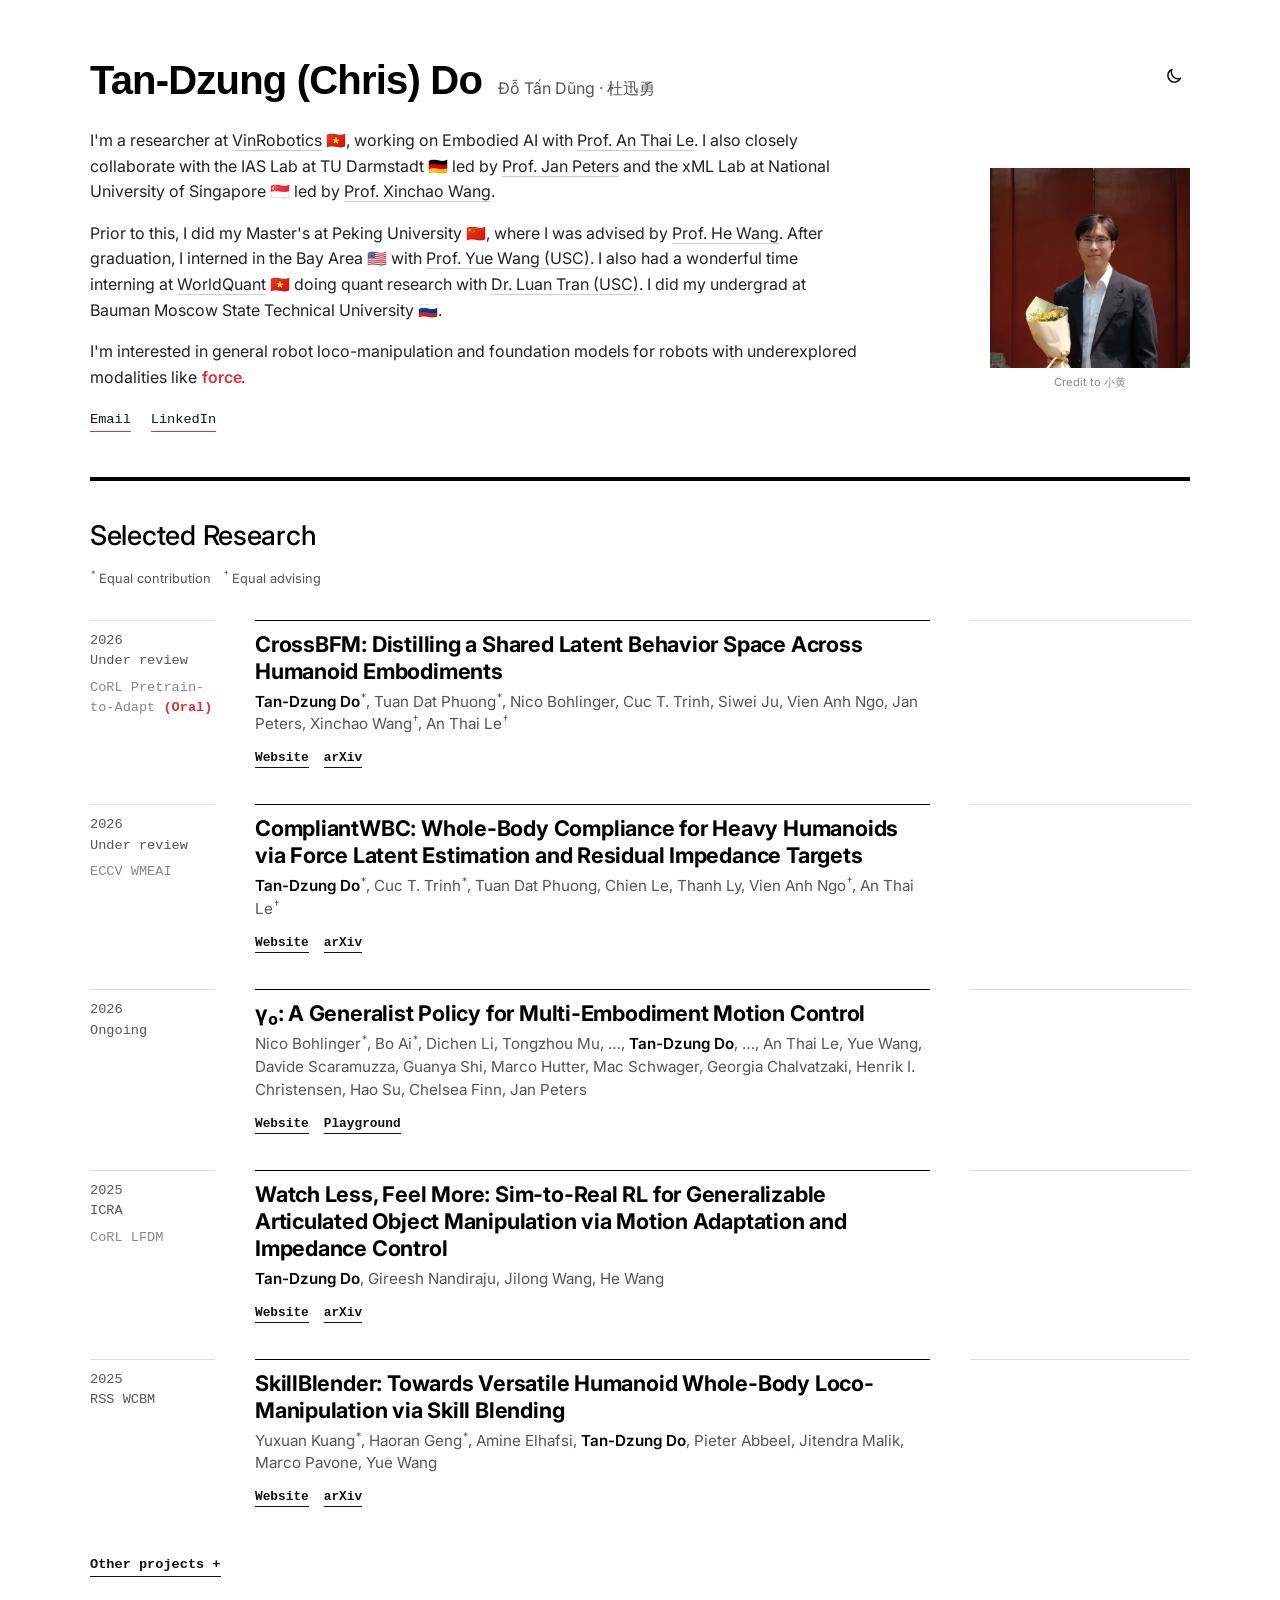
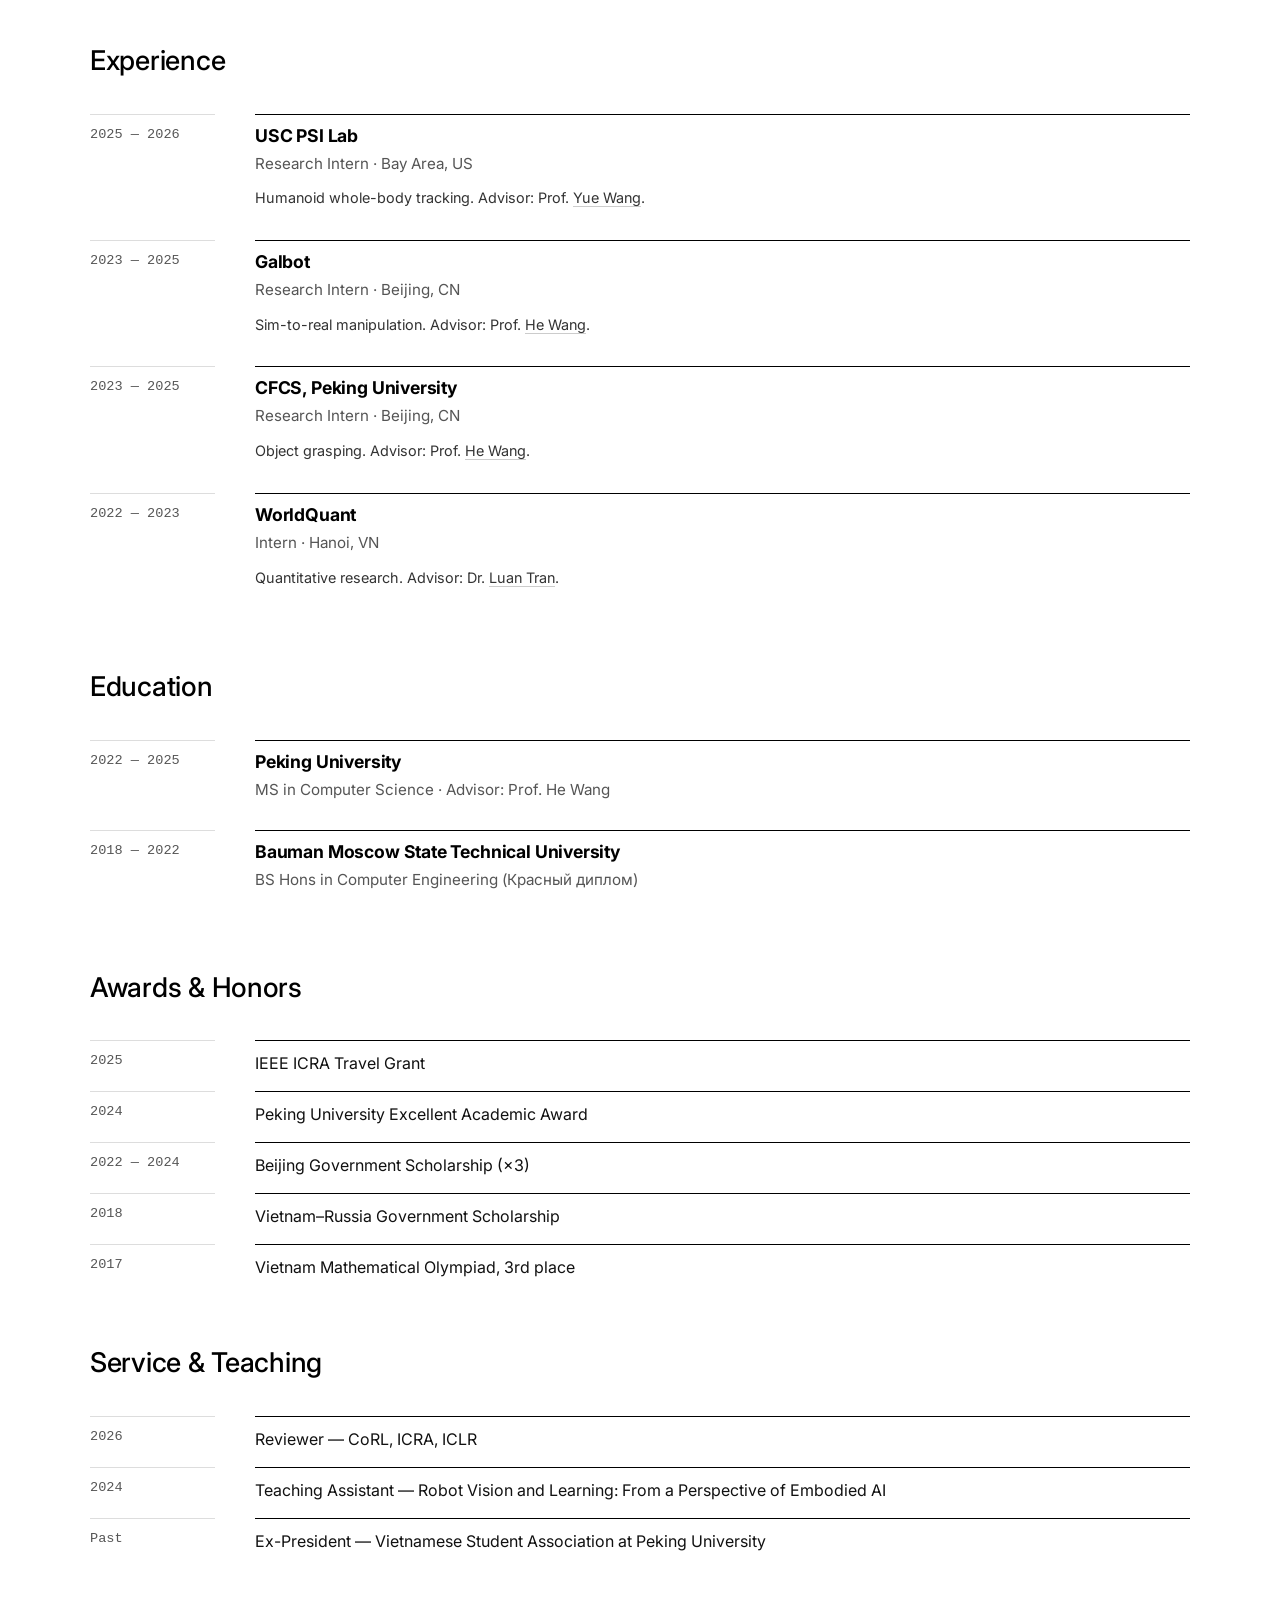
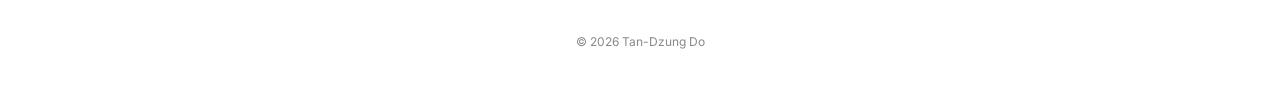
<file: index.html>
<!DOCTYPE html>
<html lang="en">

<head>
  <meta charset="utf-8">
  <meta name="viewport" content="width=device-width, initial-scale=1">
  <title>Tan-Dzung (Chris) Do</title>
  <meta name="author" content="Tan-Dzung Do">
  <meta name="description" content="Tan-Dzung (Chris) Do — Researcher at VinRobotics working on Embodied AI and humanoid loco-manipulation.">

  <!-- v3: minimalist layout after qianlim.github.io. No build step:
       index.html + style.css, with media in images/ and videos/.
       Open this file directly and it works. -->
  <link rel="icon" href="favicon.ico">

  <link rel="preconnect" href="https://fonts.googleapis.com">
  <link rel="preconnect" href="https://fonts.gstatic.com" crossorigin>
  <link href="https://fonts.googleapis.com/css2?family=Inter:wght@400;500;600;700&display=swap" rel="stylesheet">

  <!-- Google tag (gtag.js) -->
  <script async src="https://www.googletagmanager.com/gtag/js?id=G-E00L9PT3V9"></script>
  <script>
    window.dataLayer = window.dataLayer || [];
    function gtag(){dataLayer.push(arguments);}
    gtag('js', new Date());
    gtag('config', 'G-E00L9PT3V9');
  </script>

  <link rel="stylesheet" href="style.css">
  <script>
    try {
      var t = localStorage.getItem('theme');
      if (t === 'dark' || t === 'light') document.documentElement.setAttribute('data-theme', t);
    } catch (e) {}
  </script>
</head>

<body>
  <div class="page">

    <!-- ============================== header ============================== -->
    <header>
      <button class="theme-switch" id="theme-switch" type="button" aria-label="Switch to dark mode">
        <svg class="icon-moon" viewBox="0 0 24 24" aria-hidden="true"><path d="M20 14.5A8 8 0 0 1 9.5 4a8 8 0 1 0 10.5 10.5z"/></svg>
        <svg class="icon-sun" viewBox="0 0 24 24" aria-hidden="true"><circle cx="12" cy="12" r="4"/><path d="M12 2v2M12 20v2M2 12h2M20 12h2M4.9 4.9l1.4 1.4M17.7 17.7l1.4 1.4M4.9 19.1l1.4-1.4M17.7 6.3l1.4-1.4"/></svg>
      </button>
      <h1>Tan-Dzung (Chris) Do <span class="alias">Đỗ Tấn Dũng · 杜迅勇</span></h1>
      <div class="header-body">
        <div class="intro">
          <p>I'm a researcher at <a href="https://vinrobotics.net" target="_blank" rel="noopener">VinRobotics</a>  🇻🇳, working on Embodied AI with <a href="https://anindex.github.io" target="_blank" rel="noopener">Prof. An Thai Le</a>. I also closely collaborate with the IAS Lab at TU Darmstadt 🇩🇪 led by <a href="https://www.ias.informatik.tu-darmstadt.de/Team/JanPeters" target="_blank" rel="noopener">Prof. Jan Peters</a> and the xML Lab at National University of Singapore 🇸🇬 led by <a href="https://sites.google.com/site/sitexinchaowang/" target="_blank" rel="noopener">Prof. Xinchao Wang</a>.</p>
          <p>Prior to this, I did my Master's at Peking University 🇨🇳, where I was advised by <a href="https://hughw19.github.io" target="_blank" rel="noopener">Prof. He Wang</a>. After graduation, I interned in the Bay Area 🇺🇸 with <a href="https://yuewang.xyz" target="_blank" rel="noopener">Prof. Yue Wang (USC)</a>. I also had a wonderful time interning at <a href="https://worldquant.com" target="_blank" rel="noopener">WorldQuant</a> 🇻🇳 doing quant research with <a href="https://scholar.google.com/citations?user=O0GvP1IAAAAJ&hl=en" target="_blank" rel="noopener">Dr. Luan Tran (USC)</a>. I did my undergrad at Bauman Moscow State Technical University 🇷🇺.</p>
          <p>I'm interested in general robot loco-manipulation and foundation models for robots with underexplored modalities like <span class="force" id="force" tabindex="0"><span class="force-word">force</span><span class="force-hand" aria-hidden="true"></span><span class="force-note" role="tooltip">Modeled by the mass-spring-damper system used in <a href="https://watch-less-feel-more.github.io/" target="_blank" rel="noopener">Watch Less Feel More</a> & <a href="https://dotandung.github.io/compliantwbc" target="_blank" rel="noopener">CompliantWBC</a>.</span></span>.</p>
          <nav class="links" aria-label="Elsewhere">
            <a href="mailto:tandzung.do@gmail.com">Email</a>
            <!-- TODO: add LinkedIn and Google Scholar once the URLs are ready:
            <a href="..." target="_blank" rel="noopener">Google Scholar</a> -->
            <a href="https://www.linkedin.com/in/dotandung" target="_blank" rel="noopener">LinkedIn</a>
          </nav>
        </div>
        <figure class="photo-figure">
          <div class="photo">
            <img src="images/profile.jpg" alt="Tan-Dzung (Chris) Do">
          </div>
          <figcaption class="photo-credit">Credit to 小黄</figcaption>
        </figure>
      </div>
    </header>

    <!-- ============================= research ============================= -->
    <h2 class="section-title" id="research">Selected Research</h2>
    <p class="section-note marks-key"><sup class="mark">*</sup> Equal contribution &nbsp; <sup class="mark">†</sup> Equal advising</p>

    <div class="grid">

      <div class="item">
        <div class="item-meta">2026<span class="venue">Under review</span><span class="venue workshop">CoRL Pretrain-to-Adapt <span class="accent">(Oral)</span></span></div>
        <div class="item-content">
          <h3 class="pub-title"><a href="https://dotandung.github.io/crossbfm" target="_blank" rel="noopener">CrossBFM: Distilling a Shared Latent Behavior Space Across Humanoid Embodiments</a></h3>
          <div class="pub-authors"><strong>Tan-Dzung Do</strong><sup class="mark">*</sup>,
            <a href="https://tuandattt.github.io/" target="_blank" rel="noopener">Tuan Dat Phuong</a><sup class="mark">*</sup>,
            <a href="https://www.ias.informatik.tu-darmstadt.de/Team/NicoBohlinger" target="_blank" rel="noopener">Nico Bohlinger</a>,
            <a href="https://kookie14.github.io/kookie14/" target="_blank" rel="noopener">Cuc T. Trinh</a>,
            <a href="https://www.ias.informatik.tu-darmstadt.de/Team/SiweiJu" target="_blank" rel="noopener">Siwei Ju</a>,
            <a href="https://vienngo.github.io/" target="_blank" rel="noopener">Vien Anh Ngo</a>,
            <a href="https://www.ias.informatik.tu-darmstadt.de/Member/JanPeters" target="_blank" rel="noopener">Jan Peters</a>,
            <a href="https://sites.google.com/site/sitexinchaowang/" target="_blank" rel="noopener">Xinchao Wang</a><sup class="mark">†</sup>,
            <a href="https://anindex.github.io/" target="_blank" rel="noopener">An Thai Le</a><sup class="mark">†</sup></div>
          <div class="pub-links">
            <a href="https://dotandung.github.io/crossbfm" target="_blank" rel="noopener">Website</a>
            <a href="https://arxiv.org/abs/2609.38087" target="_blank" rel="noopener">arXiv</a>
          </div>
        </div>
        <div class="item-visual"><video muted loop playsinline preload="none" src="videos/crossbfm.mp4"></video></div>
      </div>

      <div class="item">
        <div class="item-meta">2026<span class="venue">Under review</span><span class="venue workshop">ECCV WMEAI</span></div>
        <div class="item-content">
          <h3 class="pub-title"><a href="https://dotandung.github.io/compliantwbc" target="_blank" rel="noopener">CompliantWBC: Whole-Body Compliance for Heavy Humanoids via Force Latent Estimation and Residual Impedance Targets</a></h3>
          <div class="pub-authors"><strong>Tan-Dzung Do</strong><sup class="mark">*</sup>, <a href="https://kookie14.github.io/kookie14/" target="_blank" rel="noopener">Cuc T. Trinh</a><sup class="mark">*</sup>, <a href="https://tuandattt.github.io/" target="_blank" rel="noopener">Tuan Dat Phuong</a>, Chien Le, Thanh Ly, <a href="https://vienngo.github.io/" target="_blank" rel="noopener">Vien Anh Ngo</a><sup class="mark">†</sup>, <a href="https://anindex.github.io/" target="_blank" rel="noopener">An Thai Le</a><sup class="mark">†</sup></div>
          <div class="pub-links">
            <a href="https://dotandung.github.io/compliantwbc" target="_blank" rel="noopener">Website</a>
            <a href="https://arxiv.org/abs/2609.33310" target="_blank" rel="noopener">arXiv</a>
          </div>
        </div>
        <div class="item-visual"><video muted loop playsinline preload="none" src="videos/compliantwbc.mp4"></video></div>
      </div>

      <div class="item">
        <div class="item-meta">2026<span class="venue">Ongoing</span></div>
        <div class="item-content">
          <h3 class="pub-title"><a href="https://gamma-zero.com/" target="_blank" rel="noopener">γ₀: A Generalist Policy for Multi-Embodiment Motion Control</a></h3>
          <div class="pub-authors"><a href="https://www.ias.informatik.tu-darmstadt.de/Team/NicoBohlinger" target="_blank" rel="noopener">Nico Bohlinger</a><sup class="mark">*</sup>, Bo Ai<sup class="mark">*</sup>, Dichen Li, Tongzhou Mu, …, <strong>Tan-Dzung Do</strong>, …, <a href="https://anindex.github.io/" target="_blank" rel="noopener">An Thai Le</a>, <a href="https://yuewang.xyz/" target="_blank" rel="noopener">Yue Wang</a>, Davide Scaramuzza, Guanya Shi, Marco Hutter, Mac Schwager, Georgia Chalvatzaki, Henrik I. Christensen, Hao Su, Chelsea Finn, <a href="https://www.ias.informatik.tu-darmstadt.de/Member/JanPeters" target="_blank" rel="noopener">Jan Peters</a></div>
          <div class="pub-links">
            <a href="https://gamma-zero.com/" target="_blank" rel="noopener">Website</a>
            <a href="https://play.gamma-zero.com/" target="_blank" rel="noopener">Playground</a>
          </div>
        </div>
        <div class="item-visual"><video muted loop playsinline preload="none" src="videos/gamma-zero.mp4"></video></div>
      </div>

      <div class="item">
        <div class="item-meta">2025<span class="venue">ICRA</span><span class="venue workshop">CoRL LFDM</span></div>
        <div class="item-content">
          <h3 class="pub-title"><a href="https://watch-less-feel-more.github.io/" target="_blank" rel="noopener">Watch Less, Feel More: Sim-to-Real RL for Generalizable Articulated Object Manipulation via Motion Adaptation and Impedance Control</a></h3>
          <div class="pub-authors"><strong>Tan-Dzung Do</strong>, <a href="https://user432.github.io/" target="_blank" rel="noopener">Gireesh Nandiraju</a>, <a href="https://42jaylonw.github.io/" target="_blank" rel="noopener">Jilong Wang</a>, <a href="https://hughw19.github.io/" target="_blank" rel="noopener">He Wang</a></div>
          <div class="pub-links">
            <a href="https://watch-less-feel-more.github.io/" target="_blank" rel="noopener">Website</a>
            <a href="https://arxiv.org/abs/2502.14457/" target="_blank" rel="noopener">arXiv</a>
          </div>
        </div>
        <div class="item-visual"><video muted loop playsinline preload="none" src="videos/watchlessfeelmore.mp4"></video></div>
      </div>

      <div class="item">
        <div class="item-meta">2025<span class="venue">RSS WCBM</span></div>
        <div class="item-content">
          <h3 class="pub-title"><a href="https://psi-lab.ai/SkillBlender-web/" target="_blank" rel="noopener">SkillBlender: Towards Versatile Humanoid Whole-Body Loco-Manipulation via Skill Blending</a></h3>
          <div class="pub-authors"><a href="https://yuxuank.com/" target="_blank" rel="noopener">Yuxuan Kuang</a><sup class="mark">*</sup>, <a href="https://geng-haoran.github.io/" target="_blank" rel="noopener">Haoran Geng</a><sup class="mark">*</sup>, <a href="https://stanfordasl.github.io//people/amine-elhafsi/" target="_blank" rel="noopener">Amine Elhafsi</a>, <strong>Tan-Dzung Do</strong>, <a href="https://people.eecs.berkeley.edu/~pabbeel/" target="_blank" rel="noopener">Pieter Abbeel</a>, <a href="https://people.eecs.berkeley.edu/~malik/" target="_blank" rel="noopener">Jitendra Malik</a>, <a href="https://profiles.stanford.edu/marco-pavone" target="_blank" rel="noopener">Marco Pavone</a>, <a href="https://yuewang.xyz/" target="_blank" rel="noopener">Yue Wang</a></div>
          <div class="pub-links">
            <a href="https://psi-lab.ai/SkillBlender-web/" target="_blank" rel="noopener">Website</a>
            <a href="https://arxiv.org/abs/2506.09366" target="_blank" rel="noopener">arXiv</a>
          </div>
        </div>
        <div class="item-visual"><video muted loop playsinline preload="none" src="videos/skillblender.mp4"></video></div>
      </div>

    </div>

    <details class="more">
      <summary><span class="when-closed">Other projects +</span><span class="when-open">Hide other projects −</span></summary>
      <div class="grid">

        <div class="item">
          <div class="item-meta">2026<span class="venue">Under review</span><span class="venue workshop">IROS RobotWorker</span></div>
          <div class="item-content">
            <h3 class="pub-title"><a href="https://fai-rl-tech.github.io/tact-locomotion.github.io/" target="_blank" rel="noopener">TACTful: Multi-Channel Terrain Affordance and Compliance Training for Payload-Robust Perceptive Humanoid Locomotion</a></h3>
            <div class="pub-authors">Thanh Ly<sup class="mark">*</sup>, Truong-Duy Dang<sup class="mark">*</sup>, Chien Le, <strong>Tan-Dzung Do</strong>, <a href="https://tuandattt.github.io/" target="_blank" rel="noopener">Tuan Dat Phuong</a>, <a href="https://kookie14.github.io/kookie14/" target="_blank" rel="noopener">Cuc T. Trinh</a>, <a href="https://vienngo.github.io/" target="_blank" rel="noopener">Vien Anh Ngo</a><sup class="mark">†</sup>, <a href="https://anindex.github.io/" target="_blank" rel="noopener">An Thai Le</a><sup class="mark">†</sup></div>
            <div class="pub-links">
              <a href="https://fai-rl-tech.github.io/tact-locomotion.github.io/" target="_blank" rel="noopener">Website</a>
            </div>
          </div>
          <div class="item-visual"><video muted loop playsinline preload="none" src="videos/tactful.mp4"></video></div>
        </div>

        <div class="item">
          <div class="item-meta">In-house <br> product</div>
          <div class="item-content">
            <h3 class="pub-title">On Exoskeleton-aided Data for Humanoid Loco-manipulation</h3>
            <div class="pub-authors">Yiming Wang, <strong>Tan-Dzung Do</strong>, <a href="https://changhaonan.github.io/" target="_blank" rel="noopener">Haonan Chang</a>, <a href="https://yuewang.xyz/" target="_blank" rel="noopener">Yue Wang</a></div>
          </div>
          <div class="item-visual"><video muted loop playsinline preload="none" src="videos/exoskeleton.mp4"></video></div>
        </div>

      </div>
    </details>

    <!-- ============================ experience ============================ -->
    <h2 class="section-title" id="experience">Experience</h2>

    <div class="grid two-col compact">

      <div class="item">
        <div class="item-meta">2025 — 2026</div>
        <div class="item-content">
          <h3 class="pub-title"><a href="https://psi-lab.ai/" target="_blank" rel="noopener">USC PSI Lab</a></h3>
          <div class="pub-authors">Research Intern · Bay Area, US</div>
          <div class="pub-desc">Humanoid whole-body tracking. Advisor: Prof. <a href="https://yuewang.xyz/" target="_blank" rel="noopener">Yue Wang</a>.</div>
        </div>
      </div>

      <div class="item">
        <div class="item-meta">2023 — 2025</div>
        <div class="item-content">
          <h3 class="pub-title"><a href="https://galbot.com/" target="_blank" rel="noopener">Galbot</a></h3>
          <div class="pub-authors">Research Intern · Beijing, CN</div>
          <div class="pub-desc">Sim-to-real manipulation. Advisor: Prof. <a href="https://hughw19.github.io/" target="_blank" rel="noopener">He Wang</a>.</div>
        </div>
      </div>

      <div class="item">
        <div class="item-meta">2023 — 2025</div>
        <div class="item-content">
          <h3 class="pub-title"><a href="https://cfcs.pku.edu.cn/english/" target="_blank" rel="noopener">CFCS, Peking University</a></h3>
          <div class="pub-authors">Research Intern · Beijing, CN</div>
          <div class="pub-desc">Object grasping. Advisor: Prof. <a href="https://hughw19.github.io/" target="_blank" rel="noopener">He Wang</a>.</div>
        </div>
      </div>

      <div class="item">
        <div class="item-meta">2022 — 2023</div>
        <div class="item-content">
          <h3 class="pub-title"><a href="https://worldquant.com/" target="_blank" rel="noopener">WorldQuant</a></h3>
          <div class="pub-authors">Intern · Hanoi, VN</div>
          <div class="pub-desc">Quantitative research. Advisor: Dr. <a href="https://scholar.google.com/citations?user=O0GvP1IAAAAJ&hl=en" target="_blank" rel="noopener">Luan Tran</a>.</div>
        </div>
      </div>

    </div>

    <!-- ============================ education ============================= -->
    <h2 class="section-title" id="education">Education</h2>

    <div class="grid two-col compact">

      <div class="item">
        <div class="item-meta">2022 — 2025</div>
        <div class="item-content">
          <h3 class="pub-title"><a href="https://pku.edu.cn/" target="_blank" rel="noopener">Peking University</a></h3>
          <div class="pub-authors">MS in Computer Science · Advisor: Prof. He Wang</div>
        </div>
      </div>

      <div class="item">
        <div class="item-meta">2018 — 2022</div>
        <div class="item-content">
          <h3 class="pub-title"><a href="https://bmstu.ru/" target="_blank" rel="noopener">Bauman Moscow State Technical University</a></h3>
          <div class="pub-authors">BS Hons in Computer Engineering (Красный диплом)</div>
        </div>
      </div>

    </div>

    <!-- ========================= honors & service ========================= -->
    <h2 class="section-title" id="honors">Awards &amp; Honors</h2>

    <div class="grid two-col compact">
      <div class="item"><div class="item-meta">2025</div><div class="item-content">IEEE ICRA Travel Grant</div></div>
      <div class="item"><div class="item-meta">2024</div><div class="item-content">Peking University Excellent Academic Award</div></div>
      <div class="item"><div class="item-meta">2022 — 2024</div><div class="item-content">Beijing Government Scholarship (×3)</div></div>
      <div class="item"><div class="item-meta">2018</div><div class="item-content">Vietnam–Russia Government Scholarship</div></div>
      <div class="item"><div class="item-meta">2017</div><div class="item-content">Vietnam Mathematical Olympiad, 3rd place</div></div>
    </div>

    <h2 class="section-title" id="service">Service &amp; Teaching</h2>

    <div class="grid two-col compact">
      <div class="item"><div class="item-meta">2026</div><div class="item-content">Reviewer — CoRL, ICRA, ICLR</div></div>
      <div class="item"><div class="item-meta">2024</div><div class="item-content">Teaching Assistant — <a href="https://hughw19.github.io/RVAL/schedule/" target="_blank" rel="noopener">Robot Vision and Learning: From a Perspective of Embodied AI</a></div></div>
      <div class="item"><div class="item-meta">Past</div><div class="item-content">Ex-President — Vietnamese Student Association at Peking University</div></div>
    </div>

  </div>

  <footer>© <span id="year">2026</span> Tan-Dzung Do</footer>

  <script>
    document.getElementById('year').textContent = new Date().getFullYear();

    // Light/dark switch: light by default; remembers the visitor's pick.
    var root = document.documentElement;
    var themeSwitch = document.getElementById('theme-switch');
    function isDark() { return root.getAttribute('data-theme') === 'dark'; }
    function syncSwitch() {
      themeSwitch.setAttribute('aria-label', isDark() ? 'Switch to light mode' : 'Switch to dark mode');
    }
    themeSwitch.addEventListener('click', function () {
      var mode = isDark() ? 'light' : 'dark';
      root.setAttribute('data-theme', mode);
      try { localStorage.setItem('theme', mode); } catch (e) {}
      syncSwitch();
    });
    syncSwitch();

    // Videos load and play only while on screen, so the page stays light.
    var videos = document.querySelectorAll('video');
    if ('IntersectionObserver' in window) {
      var io = new IntersectionObserver(function (entries) {
        entries.forEach(function (e) {
          var v = e.target;
          if (e.isIntersecting) {
            v.preload = 'auto';
            var p = v.play();
            if (p && p.catch) p.catch(function () {});
          } else {
            v.pause();
          }
        });
      }, { rootMargin: '200px 0px' });
      videos.forEach(function (v) { io.observe(v); });
    } else {
      videos.forEach(function (v) { v.autoplay = true; v.preload = 'auto'; v.play(); });
    }
  </script>
  <script>
    // "force" in the intro: every few seconds a hand pushes the word from a
    // random side, and it springs back as a mass-spring-damper
    // (x'' = F/m - k x - c x', slightly underdamped so it overshoots).
    // On a computer the cursor becomes a robot that rams it. Still for prefers-reduced-motion.
    (function () {
      var wrap = document.getElementById('force');
      if (!wrap || window.matchMedia('(prefers-reduced-motion: reduce)').matches) return;
      var word = wrap.querySelector('.force-word');
      var hand = wrap.querySelector('.force-hand');

      var K = 170, C = 9, F = 1400;                 // stiffness, damping, push force (per unit mass)
      var DIRS = [
        { x: 1, y: 0, icon: '🐌' }, { x: -1, y: 0, icon: '🦌' },
        { x: 0, y: -1, icon: '🚀' }, { x: 0, y: 1, icon: '🛸' }
      ];
      var pos = { x: 0, y: 0 }, vel = { x: 0, y: 0 };
      var push = null;                               // { dir, t } while a hand is on screen
      var running = false, last = 0, visible = true, timer = 0;

      function ease(t) { return t * t * (3 - 2 * t); }
      function newPush(d) {                            // random start: 12–70 px back, up to ±30 px sideways
        hand.textContent = d.icon;
        push = { dir: d, t: 0, at: { x: 0, y: 0 }, from: { back: 12 + Math.random() * 58, side: (Math.random() * 2 - 1) * 30 } };
      }

      function step(dt) {
        var fx = -K * pos.x - C * vel.x, fy = -K * pos.y - C * vel.y;
        if (push && push.t > 0.25 && push.t < 0.41) { fx += F * push.dir.x; fy += F * push.dir.y; }
        vel.x += fx * dt; vel.y += fy * dt;
        pos.x += vel.x * dt; pos.y += vel.y * dt;
      }

      function drawHand() {
        if (!push) { hand.style.opacity = 0; return; }
        var d = push.dir, t = push.t;
        var w = word.offsetWidth, h = word.offsetHeight, hw = hand.offsetWidth, hh = hand.offsetHeight;
        // contact point on the side opposite the push, plus the hand's own size
        var cx = w / 2 - d.x * (w / 2 + hw / 2), cy = h / 2 - d.y * (h / 2 + hh / 2);
        var away = t < 0.25 ? 1 - ease(t / 0.25)            // approach
                 : t < 0.41 ? 0                              // pushing: stays on the word
                 : ease(Math.min(1, (t - 0.41) / 0.3));      // retreat
        // start (and retreat) point: behind the contact point plus a sideways offset;
        // the approach always takes 0.25 s, so a farther start means a faster icon
        var ox = (-d.x * push.from.back - d.y * push.from.side) * away;
        var oy = (-d.y * push.from.back + d.x * push.from.side) * away;
        // while pushing the hand rides with the word; it lets go where it was
        if (t < 0.41) push.at = { x: pos.x, y: pos.y };
        var x = cx - hw / 2 + ox + push.at.x;
        var y = cy - hh / 2 + oy + push.at.y;
        hand.style.transform = 'translate(' + x.toFixed(1) + 'px,' + y.toFixed(1) + 'px)';
        hand.style.opacity = (1 - away).toFixed(2);
      }

      function frame(now) {
        var dt = Math.min(0.05, (now - last) / 1000); last = now;
        for (var i = 0; i < 8; i++) step(dt / 8);
        if (push) { push.t += dt; if (push.t > 0.75) push = null; }
        word.style.transform = 'translate(' + pos.x.toFixed(2) + 'px,' + pos.y.toFixed(2) + 'px)';
        drawHand();
        var settled = !push && Math.abs(pos.x) + Math.abs(pos.y) < 0.05 && Math.abs(vel.x) + Math.abs(vel.y) < 0.5;
        if (settled) { pos.x = pos.y = vel.x = vel.y = 0; word.style.transform = ''; running = false; return; }
        requestAnimationFrame(frame);
      }
      function start() {
        if (running) return;
        running = true; last = performance.now(); requestAnimationFrame(frame);
      }

      function schedule() {
        clearTimeout(timer);
        timer = setTimeout(function () {
          if (visible && !document.hidden && !push) {
            newPush(DIRS[Math.floor(Math.random() * DIRS.length)]);
            start();
          }
          schedule();
        }, 2000 + Math.random() * 2000);
      }

      // Computers: near the word the cursor turns into a small robot.
      // Hitting the word punches it (harder the faster you swing, and harder
      // than the icon pushes); a click is a punch too. Over the note the normal
      // cursor comes back so its links can be clicked.
      var glove = null, mouse = null, speed = 0, lunge = -1, gloveOn = false;
      var NEAR = 120;                                  // px from the word where the glove appears
      if (window.matchMedia('(hover: hover) and (pointer: fine)').matches) {
        glove = document.createElement('span');
        glove.className = 'force-glove';
        glove.innerHTML = '<img src="images/robot.svg" alt="">';
        glove.setAttribute('aria-hidden', 'true');
        document.body.appendChild(glove);
        var note = wrap.querySelector('.force-note');

        document.addEventListener('mousemove', function (e) {
          var now = performance.now();
          if (mouse) {
            var d = Math.hypot(e.clientX - mouse.x, e.clientY - mouse.y);
            speed = 0.6 * speed + 0.4 * d / Math.max(1, now - mouse.t) * 1000;   // px/s, smoothed
          }
          mouse = { x: e.clientX, y: e.clientY, t: now, overNote: !!note && note.contains(e.target) };
          aim();
        });
        document.addEventListener('mouseout', function (e) { if (!e.relatedTarget) { mouse = null; aim(); } });
        window.addEventListener('scroll', aim, { passive: true });
      }

      function aim() {
        if (!glove) return;
        var r = wrap.getBoundingClientRect();          // the wrapper stays put: aim at the word's rest position
        var dx = mouse ? r.left + r.width / 2 - mouse.x : 0, dy = mouse ? r.top + r.height / 2 - mouse.y : 0;
        var on = !!mouse && !mouse.overNote && Math.hypot(dx, dy) < NEAR;
        if (on !== gloveOn) {
          gloveOn = on;
          document.documentElement.classList.toggle('glove-on', on);
          glove.style.display = on ? 'block' : 'none';
        }
        if (!on) return;
        var a = Math.atan2(dy, dx);
        var jab = lunge >= 0 ? 12 * Math.sin(Math.PI * Math.min(1, lunge)) : 0;
        var x = mouse.x + Math.cos(a) * jab - glove.offsetWidth / 2;
        var y = mouse.y + Math.sin(a) * jab - glove.offsetHeight / 2;
        glove.style.transform = 'translate(' + x.toFixed(1) + 'px,' + y.toFixed(1) + 'px)';   // always upright
      }

      function jab() {                                 // the robot lunges toward the word and back
        var t0 = performance.now();
        lunge = 0;
        (function tick(now) {
          lunge = (now - t0) / 160;
          if (lunge > 1) lunge = -1;
          aim();
          if (lunge >= 0) requestAnimationFrame(tick);
        })(t0);
      }

      // the visitor's punch (mouse only — on touch screens a tap just opens the note):
      // away from where the pointer came in
      function poke(e) {
        if (e.pointerType !== 'mouse') return;
        if (e.target.closest && e.target.closest('.force-note')) return;      // clicking the note's links
        var r = word.getBoundingClientRect();
        var dx = r.left + r.width / 2 - e.clientX, dy = r.top + r.height / 2 - e.clientY;
        var n = Math.hypot(dx, dy) || 1;
        var hit = e.type === 'pointerdown' ? 380 : Math.min(560, 300 + 0.15 * speed);
        if (gloveOn) jab();
        vel.x += hit * dx / n; vel.y += hit * dy / n;
        start();
      }
      wrap.addEventListener('pointerenter', poke);
      wrap.addEventListener('pointerdown', poke);

      if ('IntersectionObserver' in window) {
        new IntersectionObserver(function (es) { visible = es[0].isIntersecting; }).observe(wrap);
      }
      setTimeout(function () {                        // first push soon after load
        newPush(DIRS[0]); start(); schedule();
      }, 1200);
    })();
  </script>
  <script>
    // Note on "force": hover shows it on a computer (CSS); on touch screens a
    // tap on the word opens it and a tap anywhere else closes it. Kept on
    // screen: top-right of the word, shifted left if needed.
    (function () {
      var wrap = document.getElementById('force');
      var note = wrap && wrap.querySelector('.force-note');
      if (!note) return;
      function place() {
        var r = wrap.getBoundingClientRect(), w = note.offsetWidth, pad = 16;
        var left = Math.min(r.width + 4, document.documentElement.clientWidth - pad - r.left - w);
        note.style.left = Math.max(left, pad - r.left) + 'px';
      }
      function close() { wrap.classList.remove('open'); }
      wrap.addEventListener('pointerenter', place);
      wrap.addEventListener('focusin', place);
      wrap.addEventListener('pointerdown', function (e) {
        if (e.pointerType === 'mouse' || note.contains(e.target)) return;   // links in the note just work
        if (wrap.classList.toggle('open')) place();
      });
      document.addEventListener('pointerdown', function (e) { if (!wrap.contains(e.target)) close(); });
      document.addEventListener('keydown', function (e) { if (e.key === 'Escape') close(); });
      window.addEventListener('scroll', close, { passive: true });
    })();
  </script>
</body>

</html>
</file>
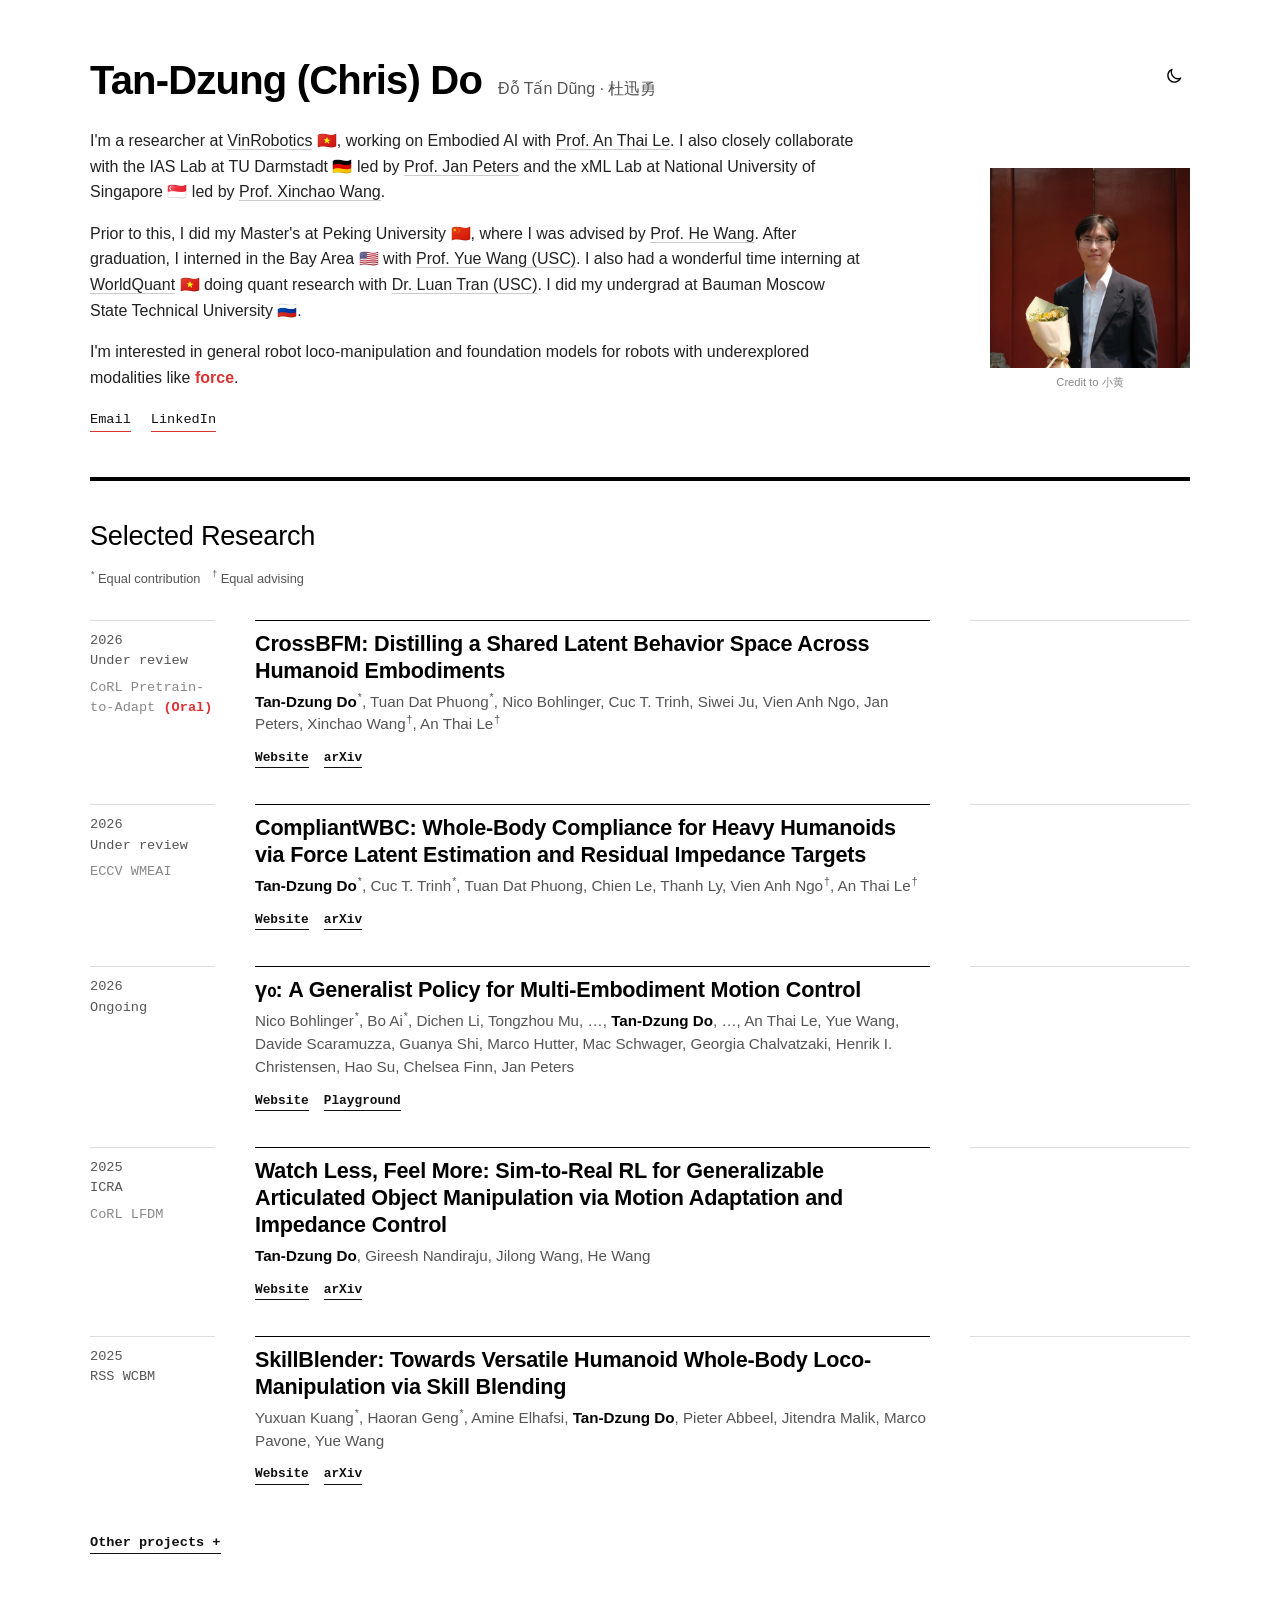
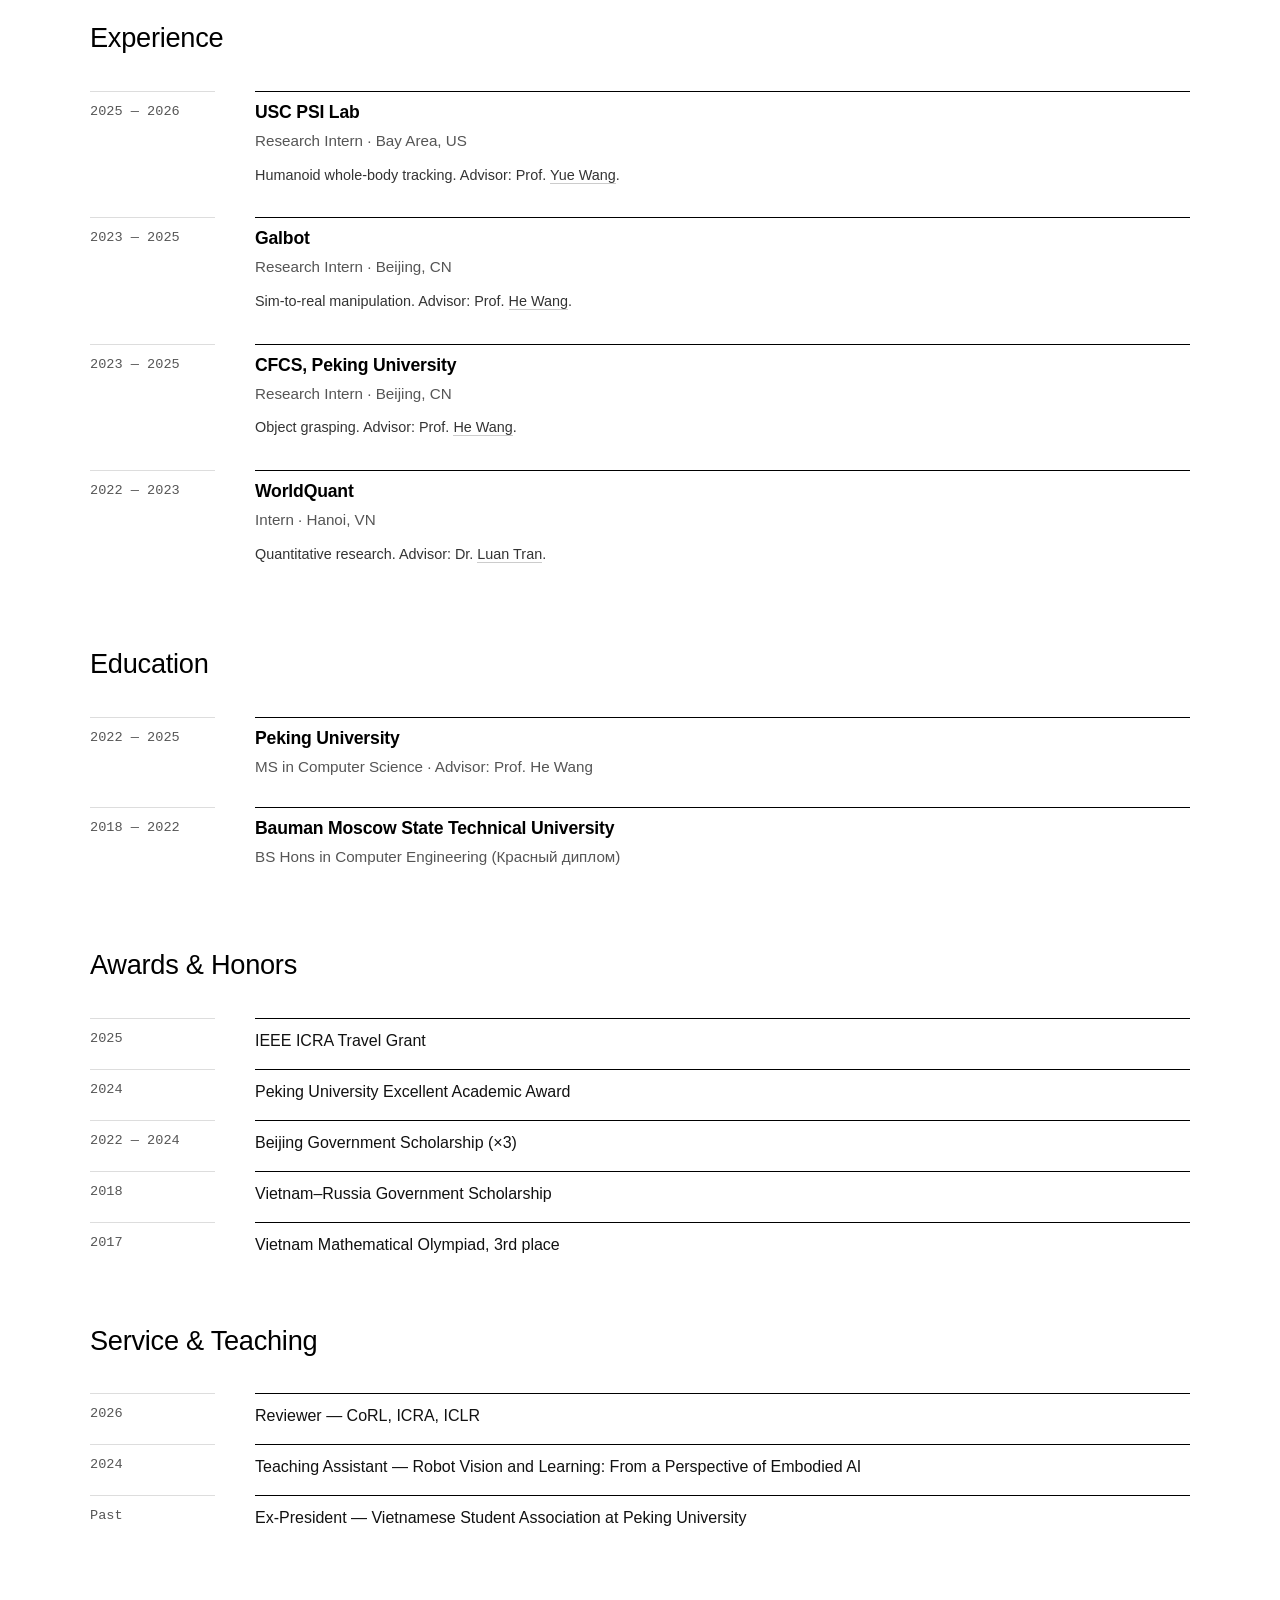
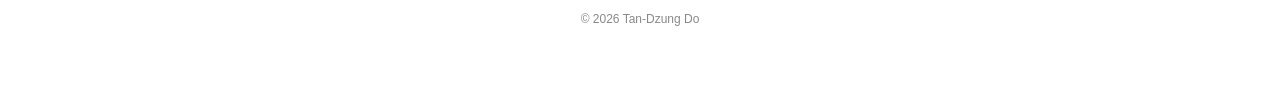
<file: about/index.html>
<!DOCTYPE html>
<html lang="en">
<head>
  <meta charset="utf-8">
  <!-- The old site lived at /about; send those links to the main page. -->
  <title>Redirecting…</title>
  <link rel="canonical" href="https://dotandung.github.io/">
  <meta name="robots" content="noindex">
  <meta http-equiv="refresh" content="0; url=https://dotandung.github.io/">
  <script>location.replace("https://dotandung.github.io/" + location.hash);</script>
</head>
<body>
  <p>This page has moved to <a href="https://dotandung.github.io/">dotandung.github.io</a>.</p>
</body>
</html>
</file>
<file: style.css>
/* =====================================================================
   Tan-Dzung (Chris) Do — personal site, v3
   Minimalist layout after qianlim.github.io. Light by default; the
   header toggle switches to dark and remembers the choice.
===================================================================== */

:root {
  --bg:    #ffffff;
  --text:  #111111;
  --meta:  #555555;
  --line:  #dddddd;
  --darkred: #da3333;
  --strong:    #000000;   /* headings, rules, author name  */
  --body-2:    #222222;   /* intro paragraphs              */
  --body-3:    #333333;   /* descriptions                  */
  --underline: #cccccc;   /* quiet link underline          */
  --faint:     #888888;   /* footer                        */
  --invert-bg: #000000;   /* hover / selection fill        */
  --invert-fg: #ffffff;
  --on-accent: #ffffff;
  --sans:  "Inter", "Helvetica Neue", Helvetica, Arial, sans-serif;
  --title: "Optima", "Candara", "Lato", "Segoe UI", sans-serif;
  --mono:  "IBM Plex Mono", ui-monospace, SFMono-Regular, Menlo, monospace;
  /* --mono:  "Courier New", Courier, monospace; */
}

* { box-sizing: border-box; }
html { -webkit-text-size-adjust: 100%; scroll-behavior: smooth; }

body {
  margin: 0;
  transition: background-color .2s, color .2s;
  padding: 60px 40px;
  background: var(--bg);
  color: var(--text);
  font-family: var(--sans);
  line-height: 1.5;
  -webkit-font-smoothing: antialiased;
}

a { color: inherit; text-decoration: none; }
img, video { display: block; max-width: 100%; }
::selection { background: var(--invert-bg); color: var(--invert-fg); }

.page { max-width: 1100px; margin: 0 auto; }

/* ---------------------------------------------------------- header */
header {
  margin-bottom: 35px;
  padding-bottom: 45px;
  border-bottom: 4px solid var(--strong);
}

h1 {
  margin: 0 0 28px;
  font-family: var(--title);
  font-size: 2.5rem;
  font-weight: 600;
  letter-spacing: -0.02em;
  line-height: 1;
  color: var(--strong);
}
.alias {
  margin-left: .35em;
  font-family: var(--sans);
  font-size: 1rem;
  font-weight: 400;
  letter-spacing: 0;
  color: var(--meta);
}

.header-body { display: flex; justify-content: space-between; align-items: center; gap: 40px; }
.intro { max-width: 70%; }
.intro p { margin: 0 0 1em; color: var(--body-2); line-height: 1.6; }
.intro p a { border-bottom: 1px solid var(--underline); }
.intro p a:hover { border-bottom-color: var(--strong); }

/* "force" in the intro — pushed by a hand, springs back (script in index.html) */
.force { position: relative; display: inline-block; }
.force-word {
  display: inline-block;
  line-height: 1;              /* box hugs the letters, so icons center on the text */
  color: var(--darkred);
  font-weight: 600;
  will-change: transform;
}
.force:focus { outline: none; }
/* note at the top-right of "force": hover on a computer, tap on touch screens */
.force-note {
  position: absolute;
  left: 100%;                  /* the script nudges it to stay on screen */
  bottom: 70%;
  z-index: 2;
  width: max-content;
  max-width: 240px;
  padding: 6px 10px;
  background: var(--bg);
  border: 1px solid var(--line);
  font-family: var(--mono);
  font-size: .72rem;
  font-weight: 400;
  line-height: 1.45;
  color: var(--meta);
  opacity: 0;
  visibility: hidden;
  transform: translateY(3px);
  transition: opacity .15s, transform .15s, visibility 0s;
  transition-delay: .25s;      /* hide a moment late, so the pointer can cross to the links */
}
.force.open .force-note {     /* touch screens: tap the word (script in index.html) */
  opacity: 1;
  visibility: visible;
  transform: none;
  transition-delay: 0s;
}
@media (hover: hover) {         /* computers: hover, or keyboard focus */
  .force:hover .force-note,
  .force:focus-within .force-note {
    opacity: 1;
    visibility: visible;
    transform: none;
    transition-delay: 0s;
  }
}
/* the robot cursor near "force" on computers (script in index.html) */
.force-glove {
  position: fixed;
  top: 0;
  left: 0;
  z-index: 1000;
  display: none;
  width: 34px;                 /* robot size */
  height: 34px;
  pointer-events: none;
  user-select: none;
  will-change: transform;
}
.force-glove img { display: block; width: 100%; height: 100%; }
.glove-on, .glove-on * { cursor: none !important; }
.force-hand {
  position: absolute;
  top: 0;
  left: 0;
  display: flex;               /* icon centered in a square box, whatever the emoji's metrics */
  align-items: center;
  justify-content: center;
  width: 1em;
  height: 1em;
  font-size: 2.0em;
  line-height: 1;
  opacity: 0;
  pointer-events: none;
  user-select: none;
}

.links,
.pub-links {
  display: flex;
  flex-wrap: wrap;
  font-family: var(--mono);
}
.links { gap: 20px; margin-top: 20px; font-size: .85rem; }
.links a {
  border-bottom: 1px solid var(--darkred);
  font-weight: 500;
  transition: all .2s;
}
.links a:hover,
.pub-links a:hover { background: var(--darkred); color: var(--on-accent); }

/* Photo crop: the 1365×2048 portrait is cut to a square by object-fit: cover.
   --photo-x / --photo-y pick which part stays visible (0% = left/top,
   100% = right/bottom); --photo-zoom > 1 zooms in around that same point. */
.photo-figure { flex-shrink: 0; margin: 0; }
.photo-credit {
  margin-top: 6px;
  text-align: center;
  font-size: .7rem;
  color: var(--faint);
}
.photo {
  --photo-x: 30%;
  --photo-y: 50%;
  --photo-zoom: 1.4;
  flex-shrink: 0;
  width: 200px;
  aspect-ratio: 1;
  overflow: hidden;
}
.photo img {
  width: 85%;
  height: 85%;
  object-fit: cover;
  object-position: var(--photo-x) var(--photo-y);
  transform: scale(var(--photo-zoom));
  transform-origin: var(--photo-x) var(--photo-y);
}

/* --------------------------------------------------------- sections */
h2.section-title {
  margin: 64px 0 32px;
  font-size: 1.7rem;
  font-weight: 500;
  letter-spacing: -0.01em;
  color: var(--strong);
}
header + h2.section-title { margin-top: 24px; }
.section-note { margin: -20px 0 32px; max-width: 70%; color: var(--meta); }
.marks-key { font-size: .8rem; }
sup.mark { margin-left: 1px; font-size: .7em; line-height: 0; }

/* year/venue | content | visual — same grid for every list */
.grid {
  display: grid;
  grid-template-columns: 125px 1fr 220px;
  column-gap: 40px;
  row-gap: 36px;
}
.grid.compact { row-gap: 16px; }
.grid.two-col { grid-template-columns: 125px 1fr; }
.item { display: contents; }

.item-meta {
  padding-top: 10px;
  border-top: 1px solid var(--line);
  font-family: var(--mono);
  font-size: .85rem;
  color: var(--meta);
}
.item-meta .venue { display: block; }
/* workshop under the main venue: lighter */
.item-meta .workshop {
  margin-top: 6px;
  color: var(--faint);
}
.accent { color: var(--darkred); font-weight: 600; }
.item-content {
  display: flex;
  flex-direction: column;
  min-width: 0;
  padding-top: 10px;
  border-top: 1px solid var(--strong);
}
.item-visual {
  min-width: 0;
  padding-top: 12px;
  border-top: 1px solid var(--line);
}
.item-visual video,
.item-visual img { width: 100%; height: auto; }

.pub-title {
  margin: 0 0 6px;
  font-size: 1.35rem;
  font-weight: 700;
  line-height: 1.25;
  letter-spacing: -0.01em;
  color: var(--strong);
}
.pub-title a:hover { opacity: .7; }
.grid.compact .pub-title { font-size: 1.1rem; }

.pub-authors { margin-bottom: 12px; font-size: .95rem; color: var(--meta); }
.pub-authors strong { color: var(--strong); font-weight: 600; }
.pub-desc { margin-bottom: 15px; font-size: .9rem; color: var(--body-3); }
.pub-desc a { border-bottom: 1px solid var(--underline); }
.pub-desc a:hover { border-bottom-color: var(--strong); }
.two-col .item-content { display: block; }
.two-col .item-content a:hover { opacity: .7; }

.pub-links { margin-top: auto; gap: 6px 15px; font-size: .8rem; }
.pub-links a {
  border-bottom: 1px solid var(--text);
  font-weight: 600;
  transition: all .2s;
}


/* the "other projects" toggle reads like a pub link */
details.more > summary {
  display: inline-block;
  margin-top: 48px;
  list-style: none;
  cursor: pointer;
  font-family: var(--mono);
  font-size: .85rem;
  font-weight: 600;
  border-bottom: 1px solid var(--text);
  transition: all .2s;
}
details.more > summary::-webkit-details-marker { display: none; }
details.more > summary:hover { background: var(--invert-bg); color: var(--invert-fg); }
details.more > summary .when-open,
details.more[open] > summary .when-closed { display: none; }
details.more[open] > summary .when-open { display: inline; }
details.more[open] > .grid { margin-top: 40px; }

footer {
  margin-top: 80px;
  text-align: center;
  font-size: 12px;
  color: var(--faint);
}

/* ---------------------------------------------------------- mobile */
@media (max-width: 850px) {
  body { padding: 40px 16px; }

  h1 { margin: 0 0 20px; }
  .alias { display: block; margin: 10px 0 0; }
  .header-body { flex-direction: column-reverse; align-items: flex-start; gap: 20px; }
  .intro, .section-note { max-width: 100%; }
  .photo-figure { width: 60%; max-width: 200px; }
  .photo { width: 100%; }
  .photo-credit { display: none; }

  .grid, .grid.two-col { display: flex; flex-direction: column; gap: 28px; }
  .grid.compact { gap: 14px; }
  .item { display: block; }

  .item-meta {
    display: flex;
    flex-wrap: wrap;             /* a long workshop moves to its own line */
    gap: 2px 10px;
    margin-bottom: 6px;
    padding-top: 0;
    border-top: none;
    color: var(--strong);
    font-weight: bold;
    line-height: 1.4;
  }
  .item-meta br { display: none; }
  .item-meta .venue:has(+ .venue)::after { content: "|"; margin-left: 10px; }   /* "|" ends the first line */
  .item-meta .venue { white-space: nowrap; }               /* year + main venue stay on one line */
  .item-meta .workshop { margin-top: 0; color: var(--meta); font-weight: 400; white-space: normal; }
  .item-content { padding-top: 0; border-top: none; }
  .item-visual {
    width: 100%;
    max-width: 400px;
    margin: 20px 0 8px;
    padding-top: 0;
    border-top: none;
  }

  h2.section-title { margin: 48px 0 20px; }
}

/* ------------------------------------------------------------ dark mode */
/* Light by default; applied only when the visitor picks dark with the toggle. */
:root[data-theme="dark"] {
  color-scheme: dark;
  --bg:        #121212;
  --text:      #e6e6e6;
  --meta:      #9a9a9a;
  --line:      #2e2e2e;
  --darkred:   #e05555;
  --strong:    #ffffff;
  --body-2:    #d6d6d6;
  --body-3:    #c4c4c4;
  --underline: #4a4a4a;
  --faint:     #777777;
  --invert-bg: #ffffff;
  --invert-fg: #000000;
}

/* light/dark switch, top-right of the header: a moon in light mode,
   a sun in dark mode — each shows the mode a click switches to */
header { position: relative; }
.theme-switch {
  position: absolute;
  top: 0;
  right: 0;
  width: 32px;
  height: 32px;
  padding: 6px;
  background: none;
  border: none;
  color: var(--strong);
  cursor: pointer;
  transition: opacity .2s;
}
.theme-switch:hover { opacity: .6; }
.theme-switch svg {
  display: block;
  width: 100%;
  height: 100%;
  fill: none;
  stroke: currentColor;
  stroke-width: 1.6;
  stroke-linecap: round;
  stroke-linejoin: round;
}
.theme-switch .icon-sun { display: none; }
:root[data-theme="dark"] .theme-switch .icon-sun  { display: block; }
:root[data-theme="dark"] .theme-switch .icon-moon { display: none; }
@media (max-width: 850px) {
  h1 { padding-right: 44px; }
}
</file>
